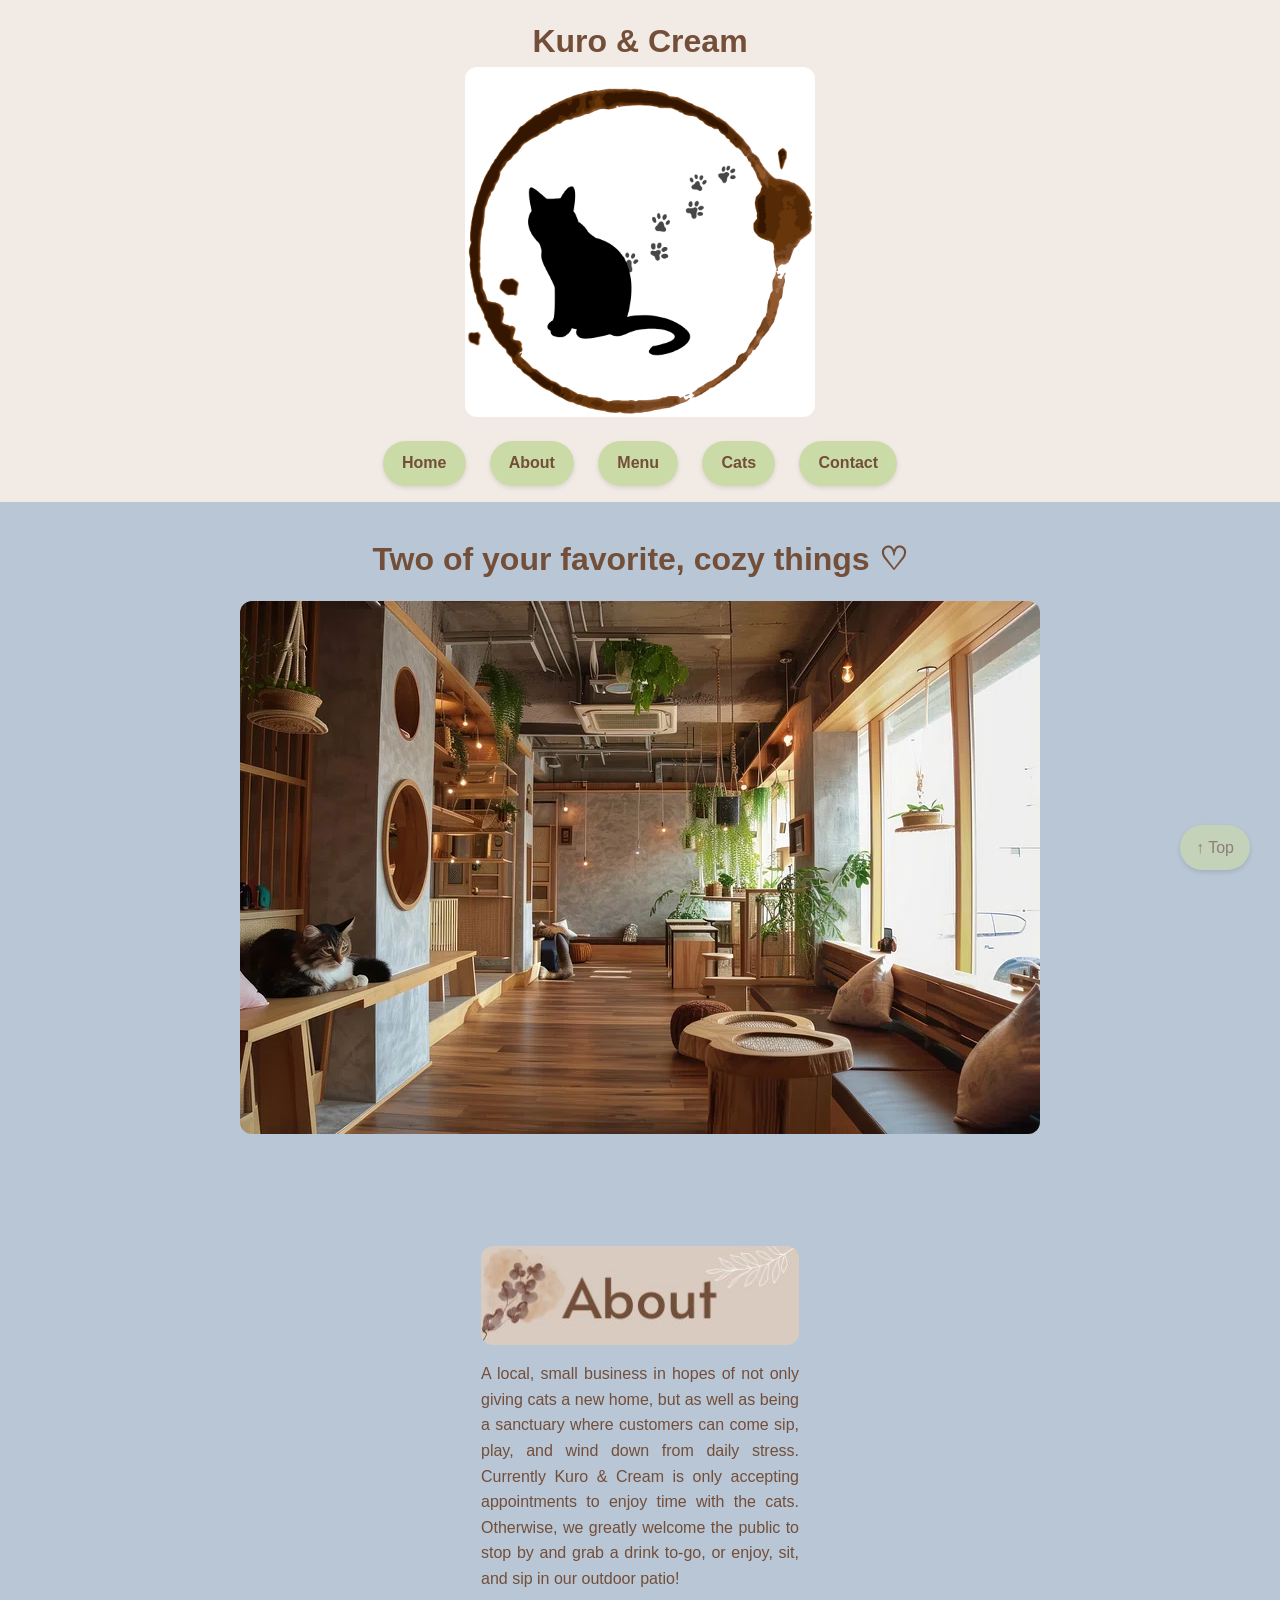
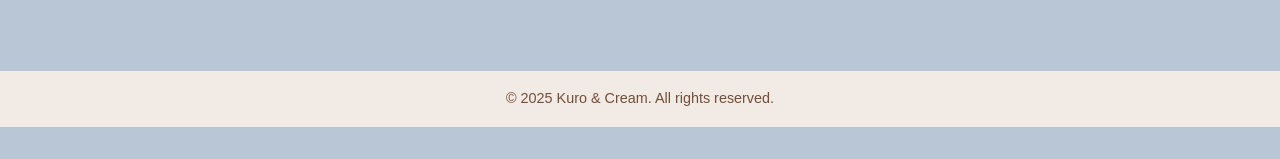
<file: index.html>
<!DOCTYPE html>
<html lang="en">

<head>
  <meta charset="UTF-8" />
  <meta name="viewport" content="width=device-width, initial-scale=1.0" />
  <title>Kuro & Cream Homepage</title>
  <link rel="stylesheet" href="style.css" />
  <link rel="shortcut icon" href="images/nandc.ico" type="image/x-icon">
  <link rel="icon" href="images/nandc.ico" type="image/x-icon">
</head>

<body id="top">

  <header id="index">
    <h1>Kuro & Cream</h1>
    <img src="images/logo.png" alt="logo of business, depicting a black cat with paws and a coffee stain border">
    <nav>
      <ul>
        <li><a href="#">Home</a></li>
        <li><a href="#About">About</a></li>
        <li><a href="menu.html">Menu</a></li>
        <li><a href="cats.html">Cats</a></li>
        <li><a href="contact.html">Contact</a></li>
      </ul>
    </nav>
  </header>


  <main>
    <section id="Home">
      <h2>Two of your favorite, cozy things ♡</h2>
      <img src="images/preview.webp" alt="photo of the interior of a cafe with many tables, plants, windows, and a cat">
    </section>
    <section id="About">
      <img src="images/About.jpg" alt="panel of the about section">
      <p>A local, small business in hopes of not only giving cats a new home, but as well as being a sanctuary where
        customers can come sip, play, and wind down from daily stress. Currently Kuro & Cream is only accepting
        appointments to enjoy time with the cats. Otherwise, we greatly welcome the public to stop by and grab a drink
        to-go, or enjoy, sit, and sip in our outdoor patio!</p>

    </section>
  </main>
  <a href="#top" id="backToTop" title="Back to top">↑ Top</a>
  <footer>
    <p>&copy; 2025 Kuro & Cream. All rights reserved.</p>
  </footer>

</body>

</html>
</file>
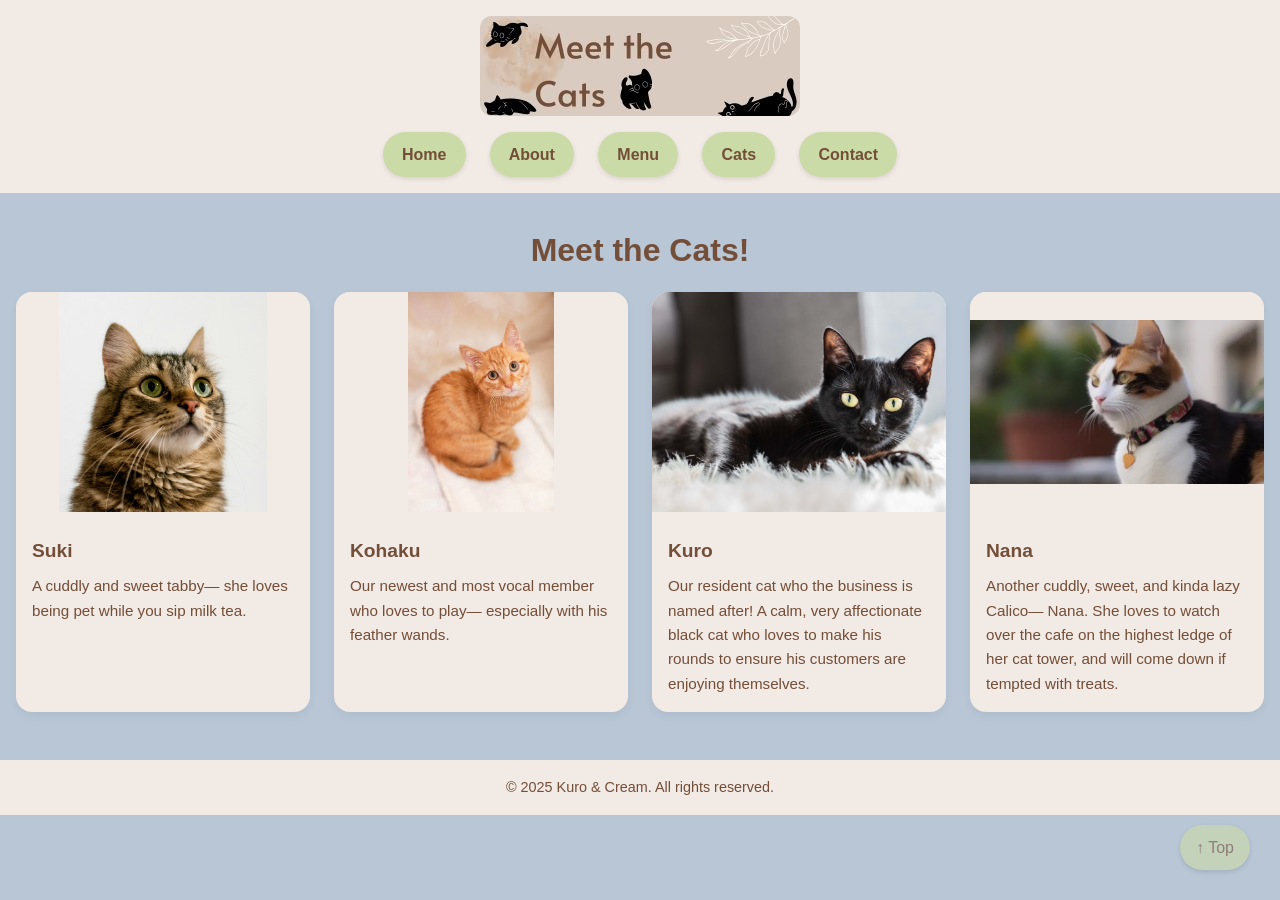
<file: cats.html>
<!DOCTYPE html>
<html lang="en">

<head>
    <meta charset="UTF-8" />
    <meta name="viewport" content="width=device-width, initial-scale=1.0" />
    <title>Kuro & Cream Cats</title>
    <link rel="stylesheet" href="style.css" />
    <link rel="shortcut icon" href="images/nandc.ico" type="image/x-icon">
    <link rel="icon" href="images/nandc.ico" type="image/x-icon">
</head>

<body>

    <header>
        <img id="cats-header-img" src="images/cats (1).jpg" alt="panel of the cats section">
        <nav>
            <ul>
                <li><a href="index.html">Home</a></li>
                <li><a href="index.html#About">About</a></li>
                <li><a href="menu.html">Menu</a></li>
                <li><a href="#">Cats</a></li>
                <li><a href="contact.html">Contact</a></li>
        </nav>
    </header>
    <main>
        <section id="meet-the-cats">
            <h2>Meet the Cats!</h2>
            <div class="cat-grid">

                <article class="cat-card">
                    <img src="images/Suki.jpg" alt="Suki the cat">
                    <div class="cat-info">
                        <h3>Suki</h3>
                        <p>A cuddly and sweet tabby— she loves being pet while you sip milk tea.</p>
                    </div>
                </article>

                <article class="cat-card">
                    <img src="images/Kohaku.webp" alt="Kohaku the cat">
                    <div class="cat-info">
                        <h3>Kohaku</h3>
                        <p>Our newest and most vocal member who loves to play— especially with his feather wands.</p>
                    </div>
                </article>

                <article class="cat-card">
                    <img src="images/kuro.jpg" alt="Kuro the cat">
                    <div class="cat-info">
                        <h3>Kuro</h3>
                        <p>Our resident cat who the business is named after! A calm, very affectionate black cat who
                            loves to make his rounds to ensure his customers are enjoying themselves.</p>
                    </div>
                </article>

                <article class="cat-card">
                    <img src="images/nana.jpg" alt="Nana the cat">
                    <div class="cat-info">
                        <h3>Nana</h3>
                        <p>Another cuddly, sweet, and kinda lazy Calico— Nana. She loves to watch over the cafe on the
                            highest ledge of her cat tower, and will come down if tempted with treats.</p>
                    </div>
                </article>
            </div>
        </section>
    </main>
    <a href="#top" id="backToTop" title="Back to top">↑ Top</a>
    <footer>
        <p>&copy; 2025 Kuro & Cream. All rights reserved.</p>
    </footer>

</body>

</html>
</file>
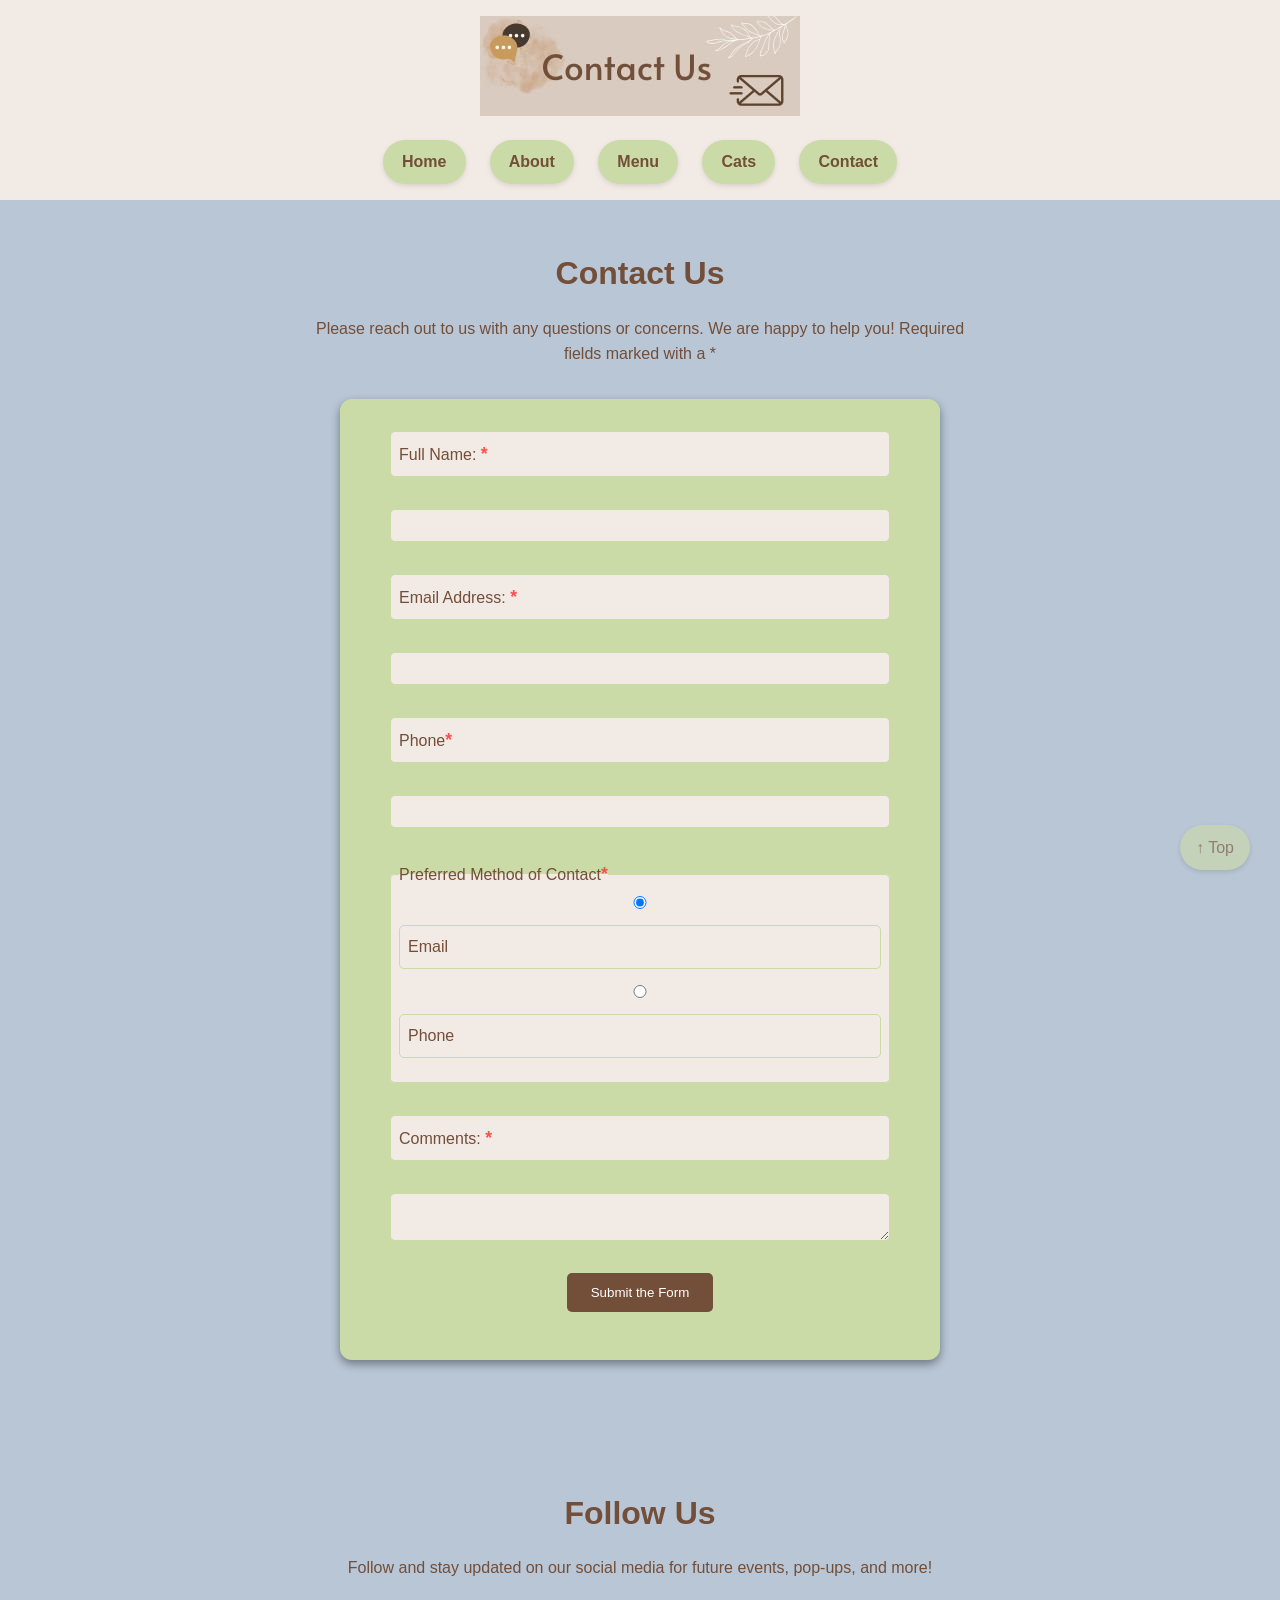
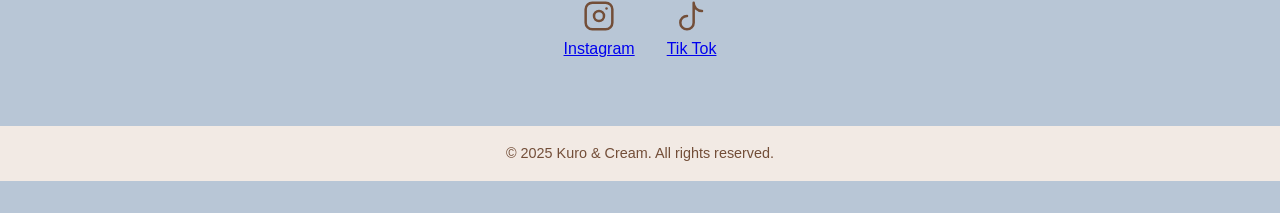
<file: contact.html>
<!DOCTYPE html>
<html lang="en">

<head>
    <meta charset="UTF-8" />
    <meta name="viewport" content="width=device-width, initial-scale=1.0" />
    <title>Kuro & Cream Contact Us</title>
    <link rel="stylesheet" href="style.css" />
</head>

<body>

    <header>
        <img src="images/contact.jpg" alt="panel on the contact us section">
        <nav>
            <ul>
                <li><a href="index.html">Home</a></li>
                <li><a href="index.html#About">About</a></li>
                <li><a href="menu.html">Menu</a></li>
                <li><a href="cats.html">Cats</a></li>
                <li><a href="#">Contact</a></li>
            </ul>
        </nav>
    </header>

    <main>
        <section id="contact">
            <h2>Contact Us</h2>
            <p>Please reach out to us with any questions or concerns. We are happy to help you! Required fields marked
                with a *</p>

            <div class="form-box">
                <form action="https://wp.zybooks.com/form-viewer.php" target="_blank" method="POST">

                    <label for="my_name">Full Name: <span class="required">*</span></label>
                    <input type="text" name="my_name" id="my_name" required>

                    <label for="my_email">Email Address: <span class="required">*</span></label>
                    <input type="email" name="my_email" id="my_email" required>

                    <label for="my-phone">Phone<span class="required">*</span></label>
                    <input type="tel" name="my-phone" id="my-phone">

                    <fieldset>
                        <legend>Preferred Method of Contact<span class="required">*</span></legend>

                        <input type="radio" name="contact-pref" id="pref-email" checked>
                        <label for="pref-email">Email</label>

                        <input type="radio" name="contact-pref" id="pref-phone">
                        <label for="pref-phone">Phone</label>
                    </fieldset>

                    <label for="comments">Comments: <span class="required">*</span></label>
                    <textarea name="comments" id="comments" required></textarea>

                    <input type="submit" name="my_submit" id="my_submit" value="Submit the Form">
                </form>
            </div>
        </section>

        <section id="follow">
            <h2>Follow Us</h2>
            <p>Follow and stay updated on our social media for future events, pop-ups, and more!</p>
            <div class="socials">
                <div id="IG">
                    <svg xmlns="http://www.w3.org/2000/svg" class="icon icon-tabler icon-tabler-brand-instagram"
                        width="40" height="40" viewBox="0 0 24 24" stroke-width="1.5" stroke="#734E38" fill="none"
                        stroke-linecap="round" stroke-linejoin="round">
                        <path stroke="none" d="M0 0h24v24H0z" fill="none" />
                        <rect x="4" y="4" width="16" height="16" rx="4" />
                        <circle cx="12" cy="12" r="3" />
                        <line x1="16.5" y1="7.5" x2="16.5" y2="7.501" />
                    </svg>
                    <a href="#">Instagram</a>
                </div>
                <div id="TT">

                    <svg xmlns="http://www.w3.org/2000/svg" class="icon icon-tabler icon-tabler-brand-tiktok" width="40"
                        height="40" viewBox="0 0 24 24" stroke-width="1.5" stroke="#734E38" fill="none"
                        stroke-linecap="round" stroke-linejoin="round">
                        <path stroke="none" d="M0 0h24v24H0z" fill="none" />
                        <path d="M9 12a4 4 0 1 0 4 4v-12a5 5 0 0 0 5 5" />
                    </svg>
                    <a href="#">Tik Tok</a>
                </div>
            </div>
        </section>
    </main>
    <a href="#top" id="backToTop" title="Back to top">↑ Top</a>
    <footer>
        <p>&copy; 2025 Kuro & Cream. All rights reserved.</p>
    </footer>
</body>

</html>
</file>
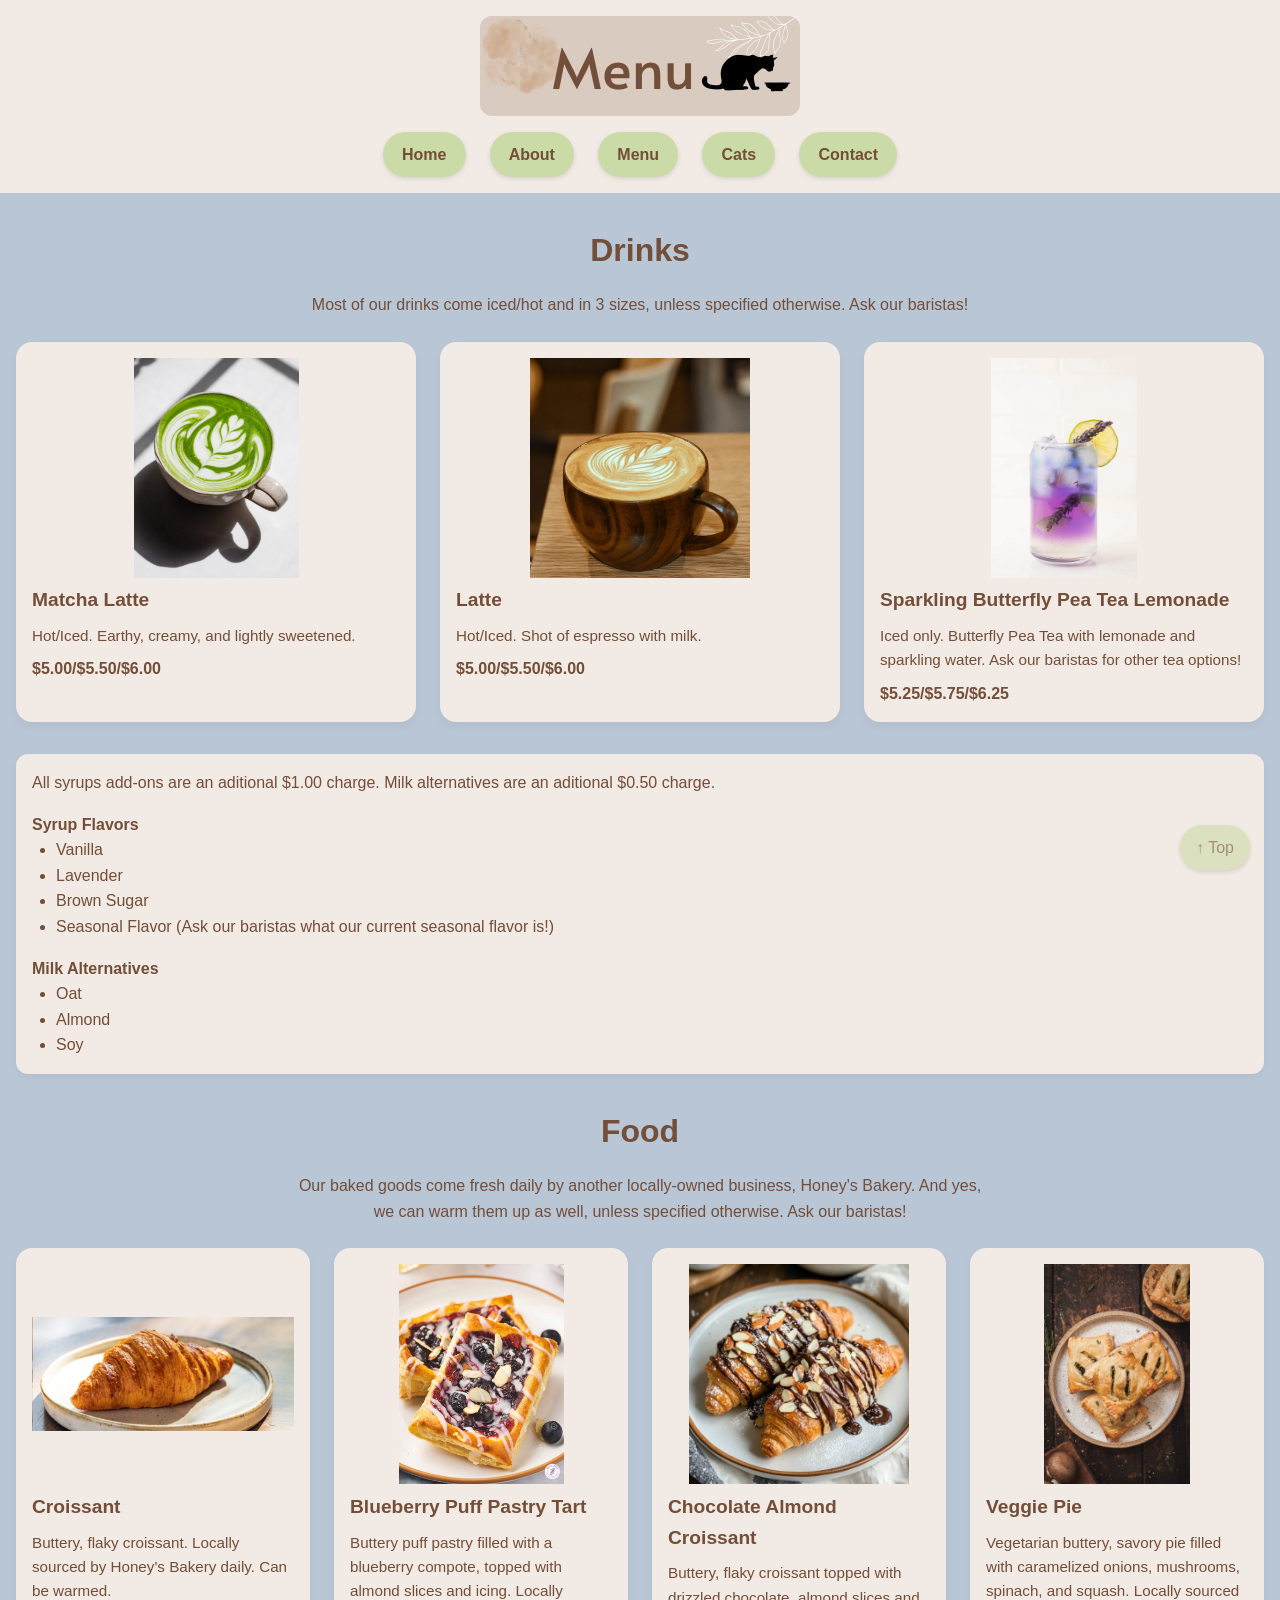
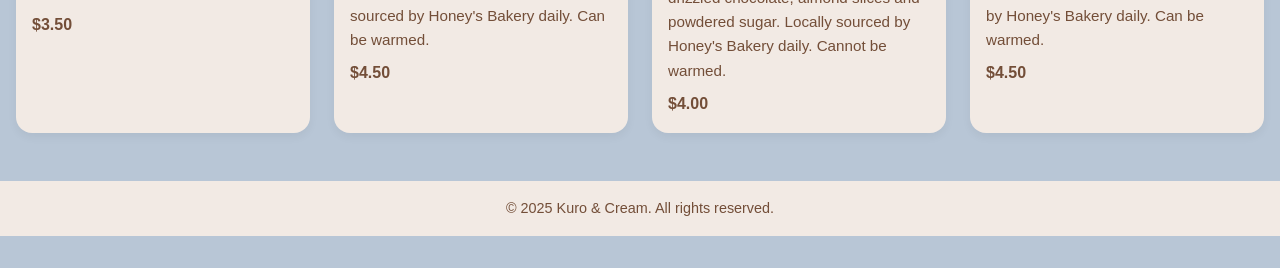
<file: menu.html>
<!DOCTYPE html>
<html lang="en">

<head>
    <meta charset="UTF-8" />
    <meta name="viewport" content="width=device-width, initial-scale=1.0" />
    <title>Kuro & Cream Menu</title>
    <link rel="stylesheet" href="style.css" />
    <link rel="shortcut icon" href="images/nandc.ico" type="image/x-icon">
    <link rel="icon" href="images/nandc.ico" type="image/x-icon">
</head>

<body>

    <header>
        <img id="menu-header-img" src="images/Menu.jpg" alt="panel of the menu section">
        <nav>
            <ul>
                <li><a href="index.html">Home</a></li>
                <li><a href="index.html#About">About</a></li>
                <li><a href="#">Menu</a></li>
                <li><a href="cats.html">Cats</a></li>
                <li><a href="contact.html">Contact</a></li>
            </ul>
        </nav>
    </header>

    <main>
        <section id="menu">
            <h2>Drinks</h2>
            <p>Most of our drinks come iced/hot and in 3 sizes, unless specified otherwise. Ask our baristas!</p>
            <div class="drink-grid">

                <article class="drink-item">
                    <img src="images/hot matcha.jpg" alt="Matcha Latte">
                    <h3>Matcha Latte</h3>
                    <p>Hot/Iced. Earthy, creamy, and lightly sweetened.</p>
                    <strong>$5.00/$5.50/$6.00</strong>
                </article>

                <article class="drink-item">
                    <img src="images/latte.webp" alt="Latte">
                    <h3>Latte</h3>
                    <p>Hot/Iced. Shot of espresso with milk.</p>
                    <strong>$5.00/$5.50/$6.00</strong>
                </article>

                <article class="drink-item">
                    <img src="images/butterflypeatea.webp" alt="Sparkling Butterfly Pea Tea Lemonade">
                    <h3>Sparkling Butterfly Pea Tea Lemonade</h3>
                    <p>Iced only. Butterfly Pea Tea with lemonade and sparkling water. Ask our baristas for other tea
                        options!</p>
                    <strong>$5.25/$5.75/$6.25</strong>
                </article>
            </div>
            <div class="extras">
                <p>All syrups add-ons are an aditional $1.00 charge. Milk alternatives are an aditional $0.50 charge.
                </p>
                <h4>Syrup Flavors</h4>
                <ul id="syrups">
                    <li>Vanilla</li>
                    <li>Lavender</li>
                    <li>Brown Sugar</li>
                    <li>Seasonal Flavor (Ask our baristas what our current seasonal flavor is!)</li>
                </ul>
                <h4>Milk Alternatives</h4>
                <ul id="altMilks">
                    <li>Oat</li>
                    <li>Almond</li>
                    <li>Soy</li>
                </ul>
            </div>
        </section>
        <section id="menu">
            <h2>Food</h2>
            <p>Our baked goods come fresh daily by another locally-owned business, Honey's Bakery. And yes, we can warm
                them up as well, unless specified otherwise. Ask our baristas!</p>
            <div class="food-grid">

                <article class="food-item">
                    <img src="images/croissant.jpg" alt="croissant">
                    <h3>Croissant</h3>
                    <p>Buttery, flaky croissant. Locally sourced by Honey's Bakery daily. Can be warmed.</p>
                    <strong>$3.50</strong>
                </article>

                <article class="food-item">
                    <img src="images/blueberry pastry.jpg" alt="Blueberry puff pastry with icing and alond shavings.">
                    <h3>Blueberry Puff Pastry Tart</h3>
                    <p>Buttery puff pastry filled with a blueberry compote, topped with almond slices and icing. Locally
                        sourced by Honey's Bakery daily. Can be warmed.</p>
                    <strong>$4.50</strong>
                </article>

                <article class="food-item">
                    <img src="images/chocolate croissant.jpg"
                        alt="chocolate croissant with powdered sugar and almond slices">
                    <h3>Chocolate Almond Croissant</h3>
                    <p>Buttery, flaky croissant topped with drizzled chocolate, almond slices and powdered sugar.
                        Locally sourced by Honey's Bakery daily. Cannot be warmed.</p>
                    <strong>$4.00</strong>
                </article>
                <article class="food-item">
                    <img src="images/savory pie.jpg" alt="vegetarian savory pie">
                    <h3>Veggie Pie</h3>
                    <p>Vegetarian buttery, savory pie filled with caramelized onions, mushrooms, spinach, and squash.
                        Locally sourced by Honey's Bakery daily. Can be warmed.</p>
                    <strong>$4.50</strong>
                </article>
            </div>
        </section>
    </main>
    <a href="#top" id="backToTop" title="Back to top">↑ Top</a>
    <footer>
        <p>&copy; 2025 Kuro & Cream. All rights reserved.</p>
    </footer>

</body>

</html>
</file>
<file: style.css>
:root {
  --background: #F2EAE4;
  --primary: #B8C6D6;
  --accent: #CBDBA7;
  --text-dark: #734E38;
  --text-light: #D9CBBF;
  --card-bg: #B8C6D6;
  --background-accent: #CDBEAF;
}

/* ---------- Reset & Base Styles ---------- */
* {
  margin: 0;
  padding: 0;
  box-sizing: border-box;
}

body {
  font-family: 'Segoe UI', sans-serif;
  background-color: #B8C6D6;
  color: #734E38;
  line-height: 1.6;
  padding-bottom: 2rem;
}

/* ---------- Header ---------- */
header {
  text-align: center;
  padding: 1rem;
  background-color: #F2EAE4;
}

#menu-header-img {
  width: 320px; /* or whatever bigger size you want */
  height: auto; /* keep aspect ratio */
  border-radius: 12px; /* keep your styling */
  display: block;
  margin: 0 auto;
}

#cats-header-img {
  width: 320px; /* or whatever bigger size you want */
  height: auto; /* keep aspect ratio */
  border-radius: 12px; /* keep your styling */
  display: block;
  margin: 0 auto;
}

#index img {
  width: 350px;
  height: 350px;
  border-radius: 12px;
}

#Home img {
  display: block;
  margin-left: auto;
  margin-right: auto;
  margin-bottom: 5rem;
  max-width: 100%;
  height: auto;
  border-radius: 12px;
}

/* ---------- About ---------- */
#About {
  max-width: 350px;
  /* same width as #Home img */
  margin: 0 auto;
  /* center #About section horizontally */
  padding: 2rem 1rem;
  /* some padding */
  clear: both;
  /* clear any floats */
}

#About img {
  float: none;
  /* remove float */
  display: block;
  margin: 0 auto 1rem;
  /* center image with bottom margin */
  max-width: 100%;
  /* responsive */
  height: auto;
  border-radius: 12px;
}

#About p {
  text-align: justify;
  /* or center, your choice */
  line-height: 1.6;
  font-size: 1rem;
  color: var(--text-dark);
}


/* ---------- Navigation ---------- */
nav ul {
  list-style: none;
  display: flex;
  justify-content: center;
  gap: 1.5rem;
  /* space between buttons */
  margin-top: 1rem;
  padding-left: 0;
  /* reset ul padding */
}

nav a {
  display: inline-block;
  /* behave like buttons */
  padding: 0.6rem 1.2rem;
  /* button padding */
  background-color: var(--accent);
  /* use your accent color */
  color: var(--text-dark);
  /* text color */
  border-radius: 25px;
  /* fully rounded corners */
  text-decoration: none;
  font-weight: bold;
  transition: background-color 0.3s ease, color 0.3s ease;
  box-shadow: 0 2px 5px rgba(0, 0, 0, 0.1);
  /* subtle shadow */
}

nav a:hover {
  background-color: var(--primary);
  /* change bg on hover */
  color: var(--background);
  /* change text color on hover */
  cursor: pointer;
  box-shadow: 0 4px 8px rgba(0, 0, 0, 0.15);
}

/* ---------- Section Titles ---------- */
h2 {
  text-align: center;
  margin: 2rem 0 1rem;
  font-size: 2rem;
  color: #734E38;
}

/* ---------- Grid Layouts ---------- */
.cat-grid,
.drink-grid,
.food-grid {
  display: grid;
  grid-template-columns: repeat(auto-fit, minmax(250px, 1fr));
  gap: 1.5rem;
  padding: 0 1rem;
}

/* ---------- Cards ---------- */
.cat-card,
.drink-item,
.food-item {
  background-color: #F2EAE4;
  border-radius: 16px;
  box-shadow: 0 4px 10px rgba(0, 0, 0, 0.05);
  overflow: hidden;
  text-align: left;
  transition: transform 0.2s ease;
}

.cat-card:hover,
.drink-item:hover,
.food-item:hover {
  transform: translateY(-4px);
}

.cat-card img,
.drink-item img,
.food-item img {
  width: 100%;
  height: 220px;
  object-fit: contain;
  background-color: #F2EAE4;
}

.cat-info,
.drink-item,
.food-item {
  padding: 1rem;
}

.cat-info h3,
.drink-item h3,
.food-item h3 {
  font-size: 1.2rem;
  margin-bottom: 0.5rem;
  color: #734E38;
}

.cat-info p,
.drink-item p,
.food-item p {
  font-size: 0.95rem;
  color: #734E38;
}

strong {
  display: block;
  margin-top: 0.5rem;
  font-weight: bold;
  color: #734E38;
}

/* ---------- Extras Section (Menu Page) ---------- */
.extras {
  margin: 2rem 1rem;
  background-color: #F2EAE4;
  padding: 1rem;
  border-radius: 12px;
  box-shadow: 0 2px 6px rgba(0, 0, 0, 0.05);
}

.extras h4 {
  margin-top: 1rem;
  color: #734E38;
}

.extras ul {
  list-style-type: disc;
  padding-left: 1.5rem;
  color: #734E38;
}
#menu > p {
  text-align: center;
  max-width: 700px;
  margin: 0 auto 1.5rem;
}


#backToTop {
  position: fixed;
  bottom: 30px;
  right: 30px;
  padding: 0.6rem 1rem;
  font-size: 1rem;
  background-color: var(--accent);
  color: var(--text-dark);
  border-radius: 25px;
  text-decoration: none;
  box-shadow: 0 2px 5px rgba(0, 0, 0, 0.2);
  cursor: pointer;
  opacity: 0.6;
  transition: opacity 0.3s ease, background-color 0.3s ease;
  z-index: 1000;
}

/* ---------- Contact Page Styles ---------- */

#contact,
#follow {
  text-align: center;
  max-width: 700px;
  margin: 0 auto 2rem;
  padding: 1rem;
}

/* New: Box wrapper for the form */
.form-box {
  background-color: #CBDBA7;
  padding: 2rem;
  border-radius: 12px;
  max-width: 600px;
  margin: 2rem auto;
  box-shadow: 0 4px 10px rgba(0, 0, 0, 0.4);
  color: white;
}

#contact form {
  display: flex;
  flex-direction: column;
  align-items: center;
  gap: 1rem;
}

#contact form label,
#contact form input,
#contact form textarea,
#contact form fieldset {
  width: 100%;
  max-width: 500px;
  text-align: left;
}
.required {
  color: #ff4d4d;
  font-size: 1.1em;
  font-weight: bold;
}


/* Match input field styles inside the dark form box */
.form-box input,
.form-box textarea,
.form-box fieldset,
.form-box label {
  color: #734E38;
  background-color: #F2EAE4;
  border: 1px solid #CBDBA7;
  border-radius: 5px;
  padding: 0.5rem;
  display: block;
  width: 100%;
  margin-bottom: 1rem;
}

/* Button styles */
#contact form input[type="submit"] {
  width: auto;
  align-self: center;
  padding: 0.75rem 1.5rem;
  background-color: #734E38;
  color: white;
  border: none;
  cursor: pointer;
}

#contact form input[type="submit"]:hover {
  background-color: #5c3d2c;
}


.socials {
  display: flex;
  justify-content: center;
  gap: 2rem;
  margin-top: 1rem;
}

.socials div {
  display: flex;
  flex-direction: column;
  align-items: center;
}

#backToTop:hover {
  opacity: 1;
  background-color: var(--primary);
}

/* ---------- Footer ---------- */
footer {
  text-align: center;
  padding: 1rem;
  background-color: #F2EAE4;
  color: #734E38;
  font-size: 0.9rem;
  margin-top: 3rem;
}
</file>
